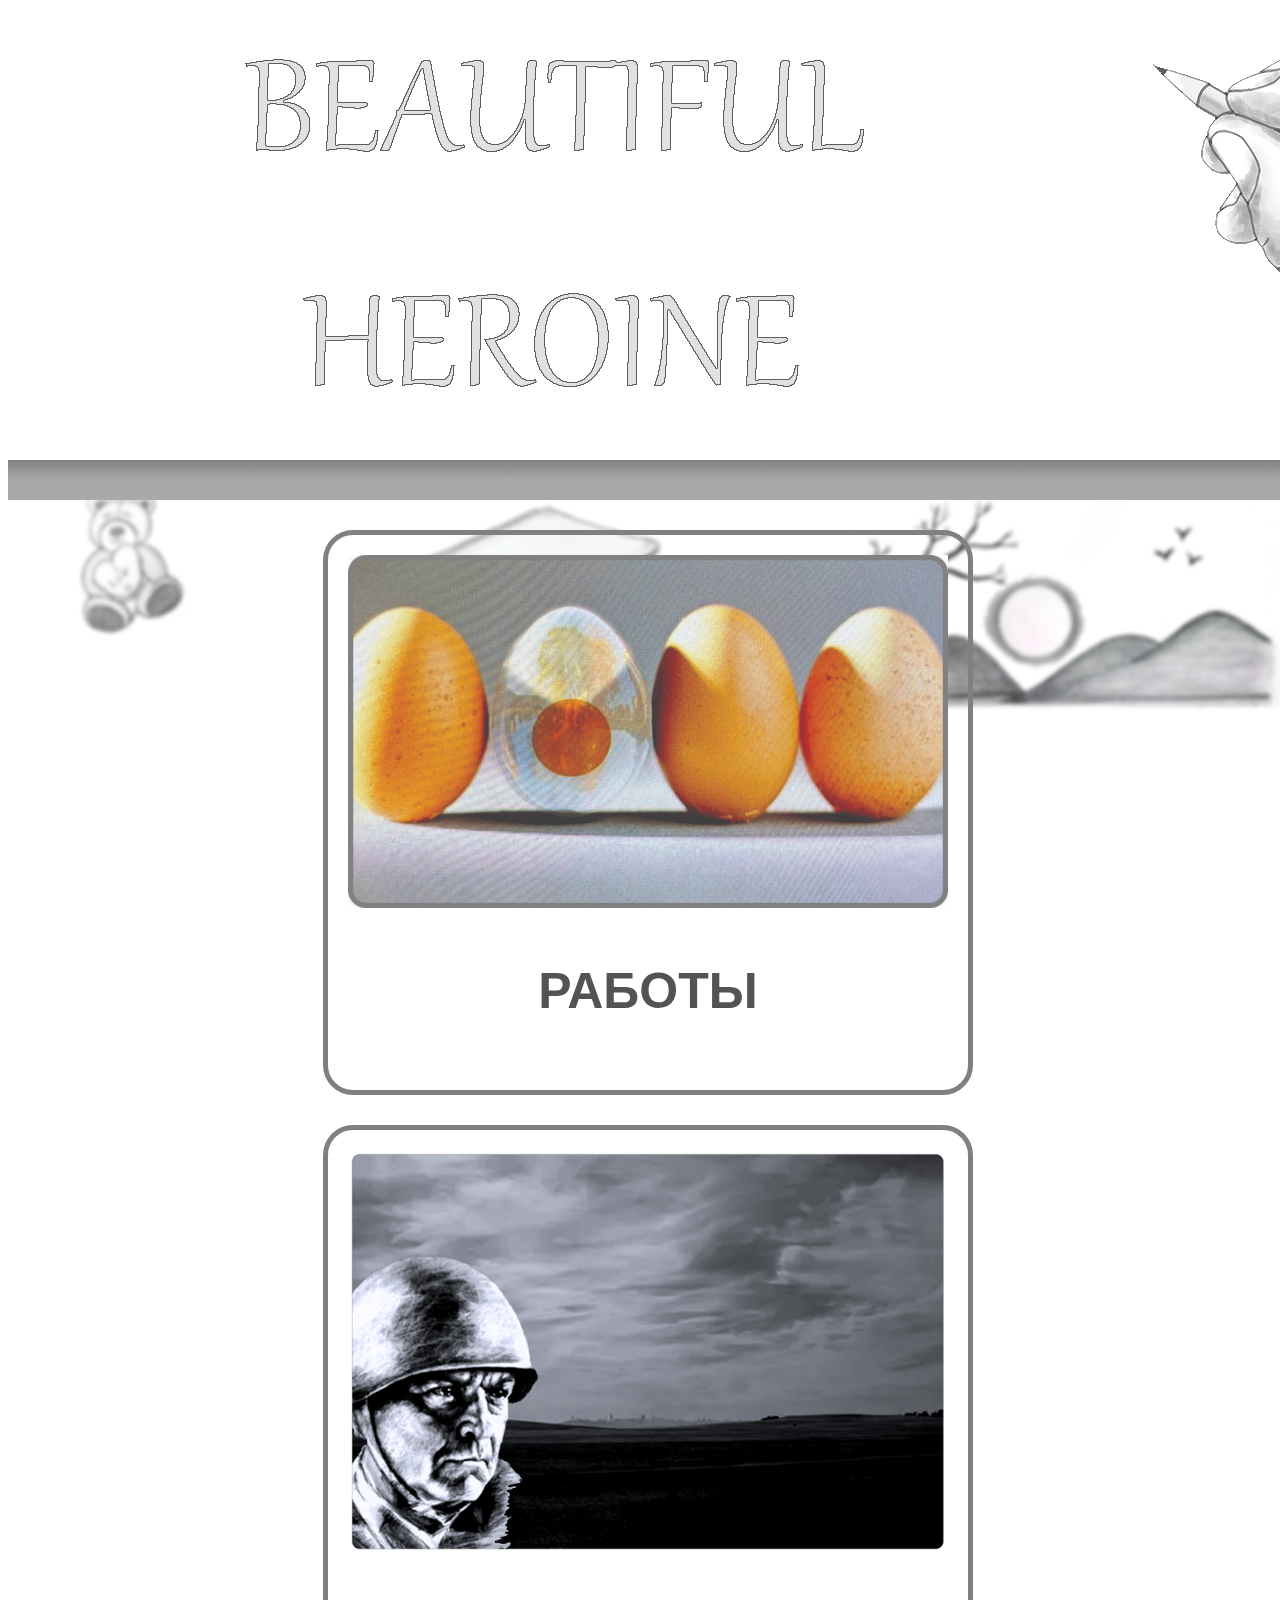
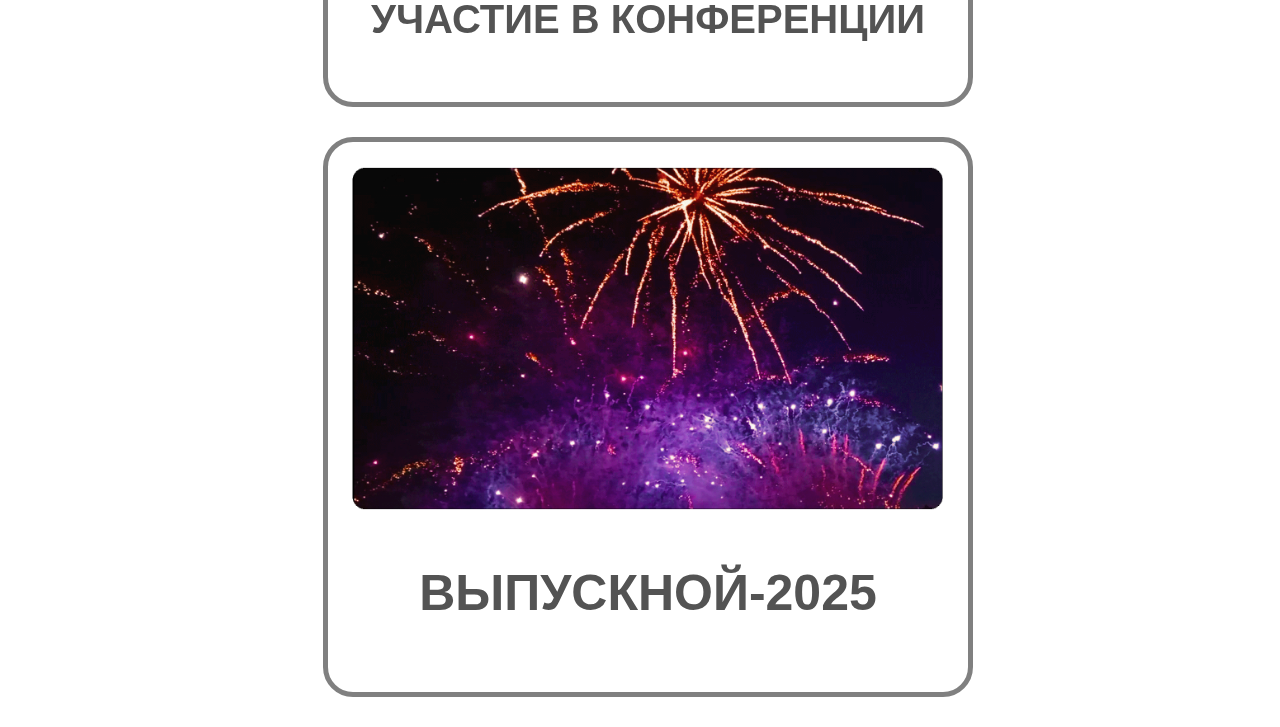
<file: index.html>
<!DOCTYPE html>
<html lang="en">
<head>
    <meta charset="UTF-8">
    <meta name="viewport" content="width=device-width, initial-scale=1.0">
    <title>Document</title>
    <link rel="stylesheet" href="stuly-glav.css">
</head>
<body>
    <div class="imageverh">
       <img src="IMAGE/VERHFON.gif">
    </div>
    <div class="linia">

    </div>
    <div class="osnova">
     <a href="work.html">
        <div class="box">
    
        <img src="IMAGE/EGG.jpg" width="600px">
        <p>РАБОТЫ</p>
     </div>
    </a>
    <a href="war.html">
        <div class="box">
             <img src="IMAGE/WAR.gif" width="600px">  
             <p style="font-size: 40px; font-weight: bolder;">УЧАСТИЕ В КОНФЕРЕНЦИИ</p>
            </div>
    </a>
    <a href="vipusk.html">
        <div class="box">
            <img src="IMAGE/VIPYSK.gif" width="600px">
            <p>ВЫПУСКНОЙ-2025</p>
        </div>
    </a>
    </div>
    <div class="fon">
        <img src="IMAGE/FON.gif" width="100%" height="100%">
        
    </div>
</body>
</html>
</file>
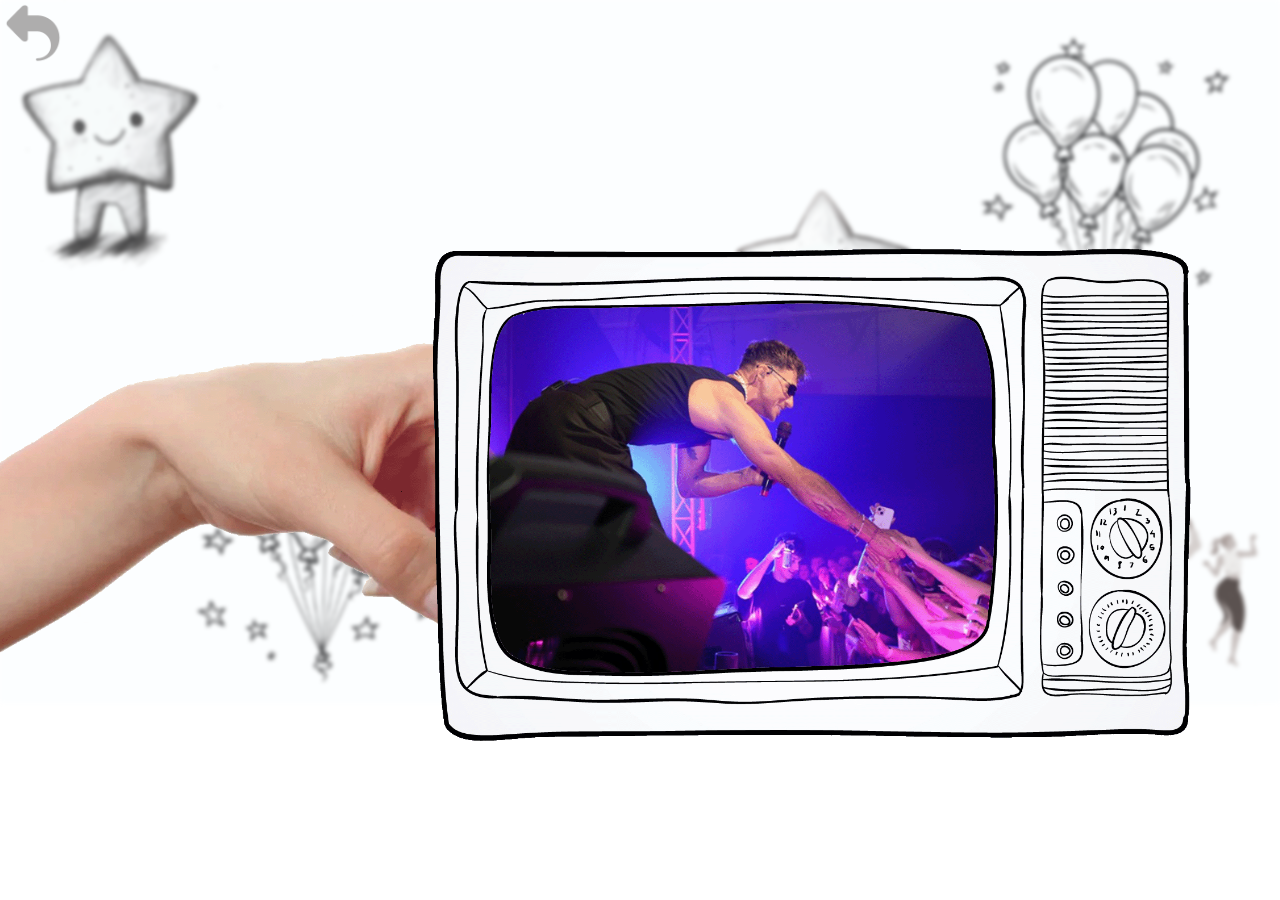
<file: vipusk.html>
<!DOCTYPE html>
<html lang="en">
<head>
    <meta charset="UTF-8">
    <meta name="viewport" content="width=device-width, initial-scale=1.0">
    <title>Document</title>
     <link rel="stylesheet" href="stuly-vipusk.css">
</head>
<body>
    <a href="index.html">
        <div class="knopka">
        <img src="IMAGE/knopka.gif" width="60px" height="60px">
        </div>
    </a>
    <div class="fon">
        <img src="IMAGE/FON1.jpg" width="100%" height="100%">
    </div>
    <div class="box1">
        <img src="IMAGE/erdces.gif" width="1200px">
    </div>
    <div class="box2">
        <img src="IMAGE/tv.gif" width="800px">
    </div>
</body>
</html>
</file>
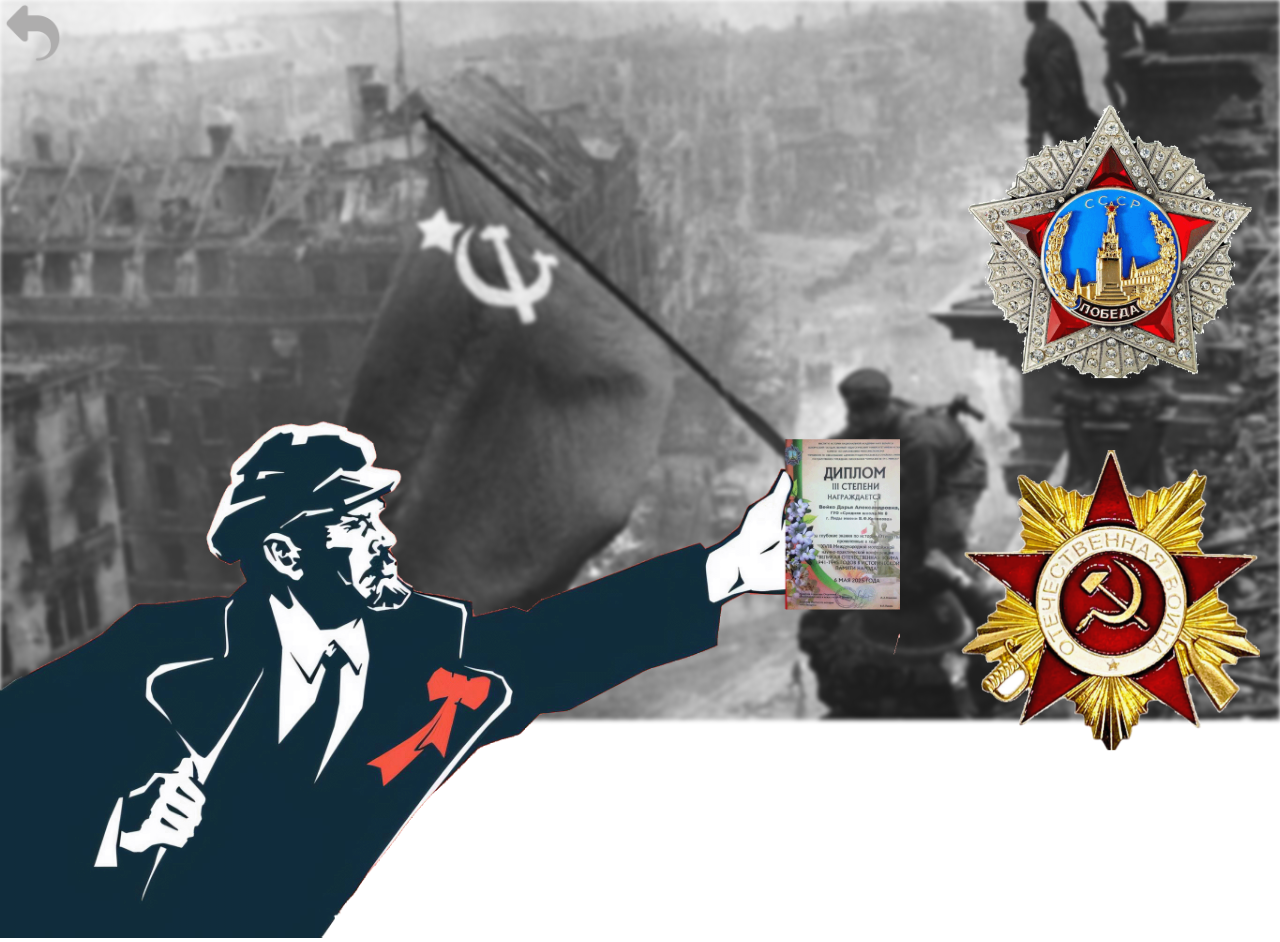
<file: war.html>
<!DOCTYPE html>
<html lang="en">
<head>
    <meta charset="UTF-8">
    <meta name="viewport" content="width=device-width, initial-scale=1.0">
    <title>Document</title>
     <link rel="stylesheet" href="stuly-war.css">
</head>
<body>
    <a href="index.html"> 
        <div class="knopka">
        <img src="IMAGE/knopka.gif" width="60px" height="60px">
        </div>
    </a>
    <div class="fon">
        <img src="IMAGE/SOLDAT.gif" width="100%" height="100%">
    </div>
    <div class="box1">
        <img src="IMAGE/lenin.gif" width="900px">
    </div>
    <div class="box2">
        <img src="IMAGE/pobeda.gif" width="300px">
    </div>
    <div class="box3">
        <img src="IMAGE/orden.gif" width="300px">
    </div>
</body>
</html>
</file>
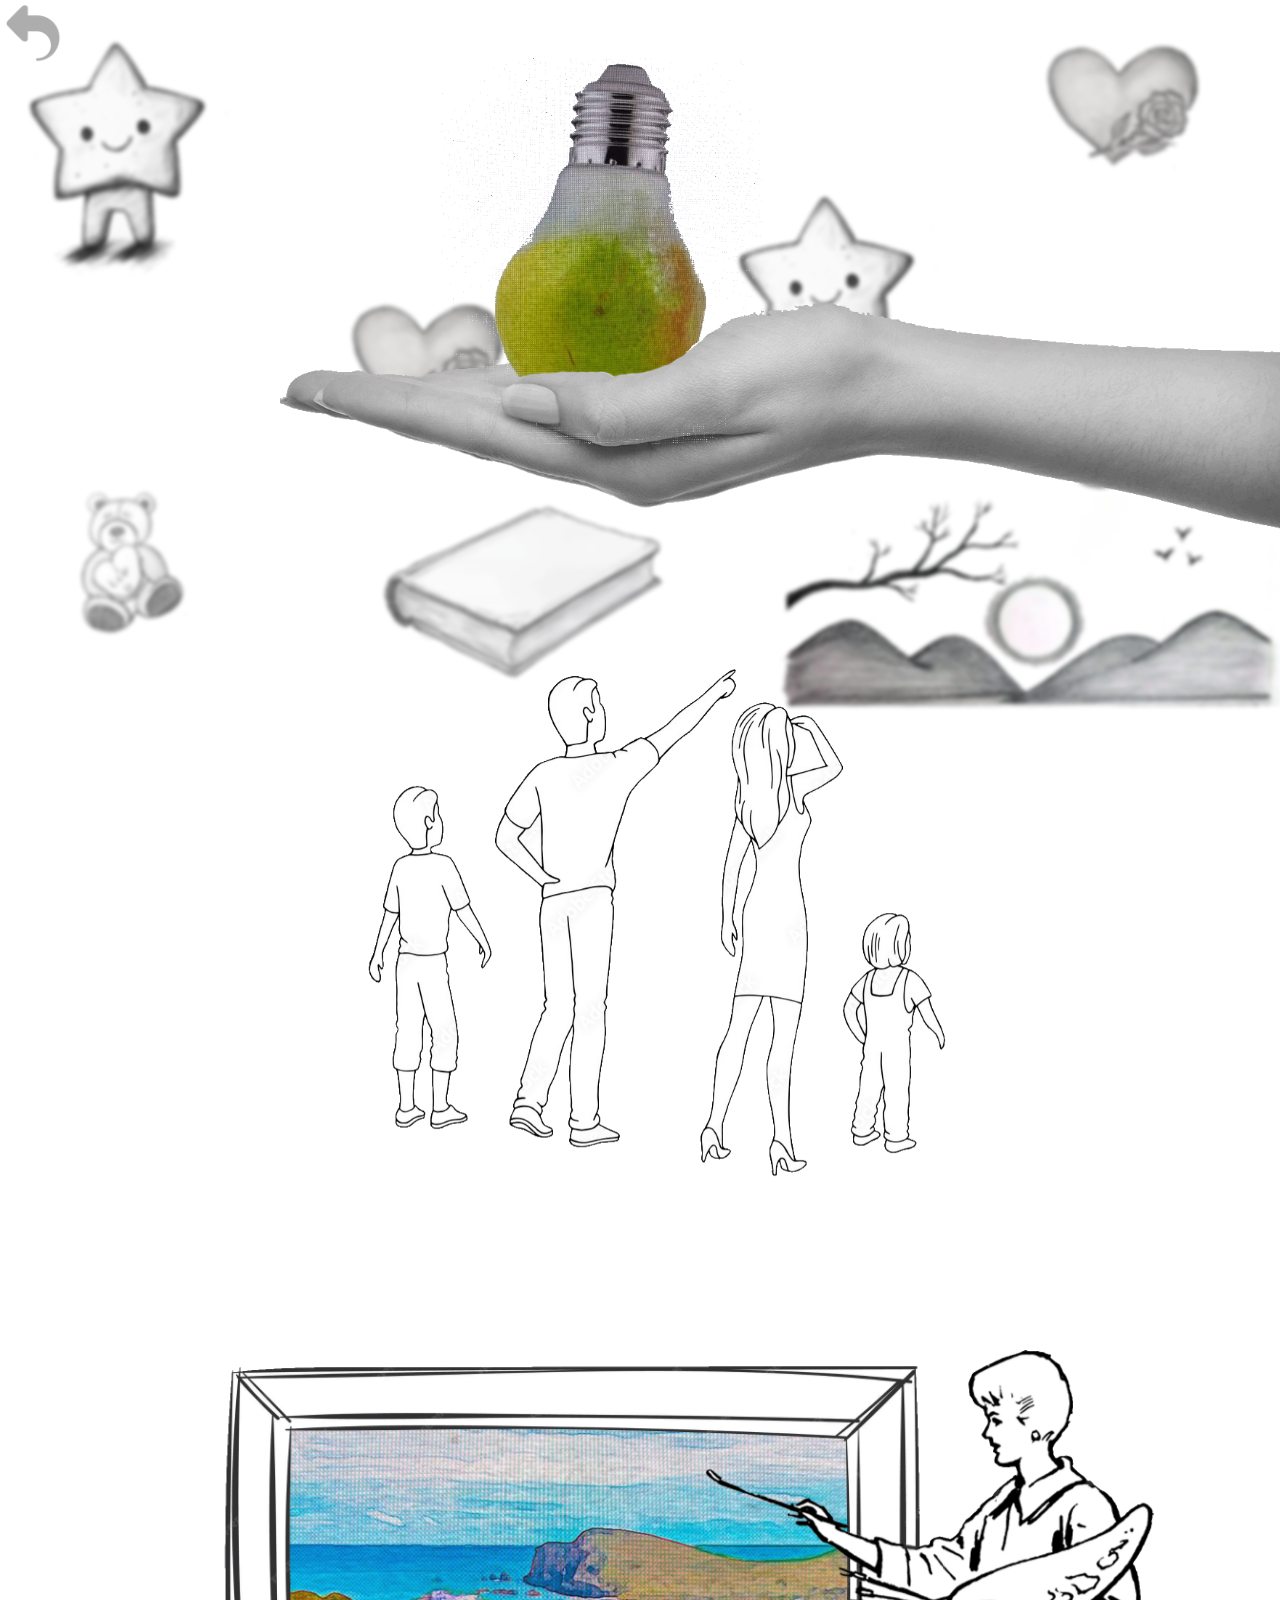
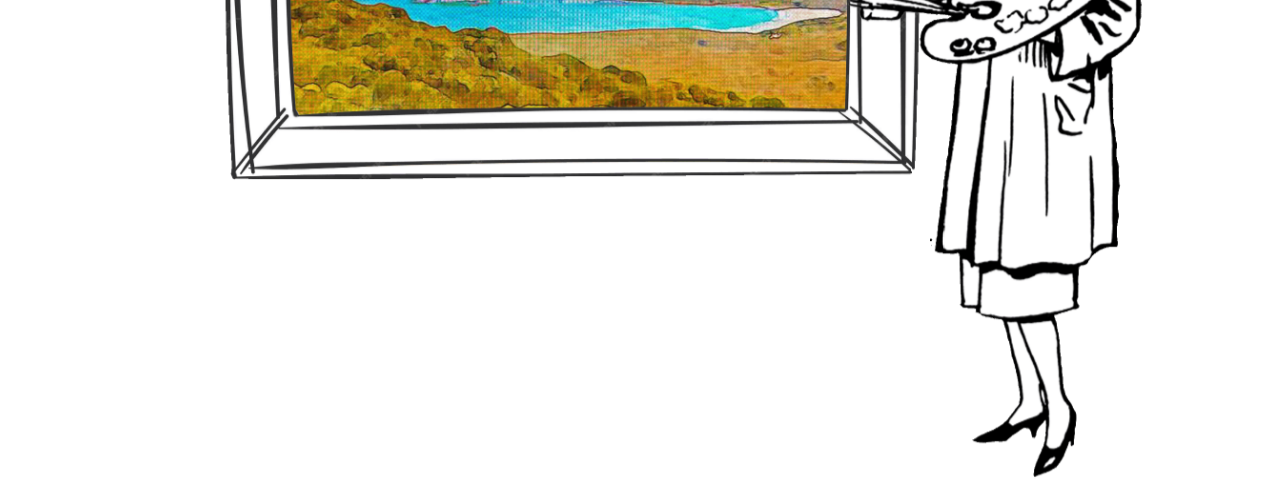
<file: work.html>
<!DOCTYPE html>
<html lang="en">
<head>
    <meta charset="UTF-8">
    <meta name="viewport" content="width=device-width, initial-scale=1.0">
    <title>Document</title>
     <link rel="stylesheet" href="stuly-work.css">
</head>
<body>
    <a href="index.html">
        <div class="knopka">
           <img src="IMAGE/knopka.gif" width="60px" height="60px">
        </div>
    </a>
    <div class="fon">
        <img src="IMAGE/FON.gif" width="100%" height="100%">
    </div>
    <div class="box1"> 
        <img src="IMAGE/RYKA.gif" width="1000px">
    </div>
    <div class="box3">
        <img src="IMAGE/people.gif" width="700px">
    </div>
    <div class="box2"> 
        <img src="IMAGE/DEVA.gif" width="1000px">
    </div>
</body>
</html>
</file>
<file: stuly-glav.css>
body{overflow-x: hidden;
     display: flex;
     flex-direction: column;}
.imageverh {
    position: absolute;
    top: 0;
    left: 0;
    width: 100%;
    z-index: 1;
}

.osnova {
    align-items: center;
    padding-top: 50px;
    position: absolute;
    display: flex;
    top:480px;
    width:100%;
    flex-direction: column;}

.linia {
    position: absolute;
    top: 460px;
    background: linear-gradient(#808080, #A9A9A9, #A9A9A9);
    width: 100%;
    height: 40px;
    z-index: 10;
}
.fon{filter: blur(2px);
     position: fixed;
     }
.box{align-items: center;
    text-align: center;
     display: inline-block;
     position: relative;
     border-style:solid;
     border-width: 5px;
     border-color: #808080;
     border-radius: 30px;
     padding:20px;
     z-index: 10;
     margin-bottom: 30px;
     }
p{font-family:Arial, Helvetica, sans-serif;
  font-size: 50px;
  font-weight: bolder;
  color: #535353;}
.box:hover{transform: scale(1.05);
           transition-duration: 0.3s;
           box-shadow: 0 0 40px gray;}
</file>
<file: stuly-vipusk.css>
.fon{filter: blur(2px);
     position: fixed;
     top:0;
     left:0;
     }
.box1{position: absolute;
      left: 0;
      top:20%;
      margin-top: 50px;}

.box1:hover{transform: scale(1.1);
            transition: 0.5s;}
.box2{position: absolute;
      right: 5%;
      top:20%;
      margin-top: 50px;}

.box2:hover{transform: scale(1.1);
            transition: 0.5s;}
body{overflow: hidden;}
.knopka{position: fixed;
        top:3px;
        left: 3px;
        z-index: 10;
        border-radius: 50%;}
.knopka:hover{background-color: rgb(204, 204, 204);
              transition: 0.5s;}
</file>
<file: stuly-war.css>
.fon{filter: blur(2px);
     position: fixed;
     top:0;
     left:0;
     }
.box1{position: absolute;
      left: 0;
      top:32%;
      margin-top: 50px;}

.box1:hover{transform: scale(1.1);
            transition: 0.5s;}
.box2{position: absolute;
      top:50px;
      right: 20px;
      margin-top: 50px;}

.box2:hover{transform: scale(1.1);
            transition: 0.5s;}
.box3{position: absolute;
      top:400px;
      right: 20px;
      margin-top: 50px;}

.box3:hover{transform: scale(1.1);
            transition: 0.5s;}
body{overflow: hidden;}
.knopka{position: fixed;
        top:3px;
        left: 3px;
        z-index: 10;
        border-radius: 50%;}
.knopka:hover{background-color: rgb(204, 204, 204);
              transition: 0.5s;}
</file>
<file: stuly-work.css>
body{overflow-x: hidden;
     display: flex;
     flex-direction: row;}
.fon{filter: blur(2px);
     position: fixed;
     }
.box1{position: absolute;
      right: 0;
      margin-top: 50px;}

.box1:hover{transform: scale(1.1);
            transition: 0.5s;}

.box2{position: absolute;
      top:1300px;
      right: 5%;
      margin-top: 50px;}

.box2:hover{transform: scale(1.1);
            transition: 0.5s;}
.box3{position: absolute;
      top:600px;
      left:25%;
      margin-top: 50px;}

.box3:hover{transform: scale(1.1);
            transition: 0.5s;}
.knopka{position: fixed;
        top:3px;
        left: 3px;
        z-index: 10;
        border-radius: 50%;}
.knopka:hover{background-color: rgb(224, 224, 224);
              transition: 0.5s;}
</file>
